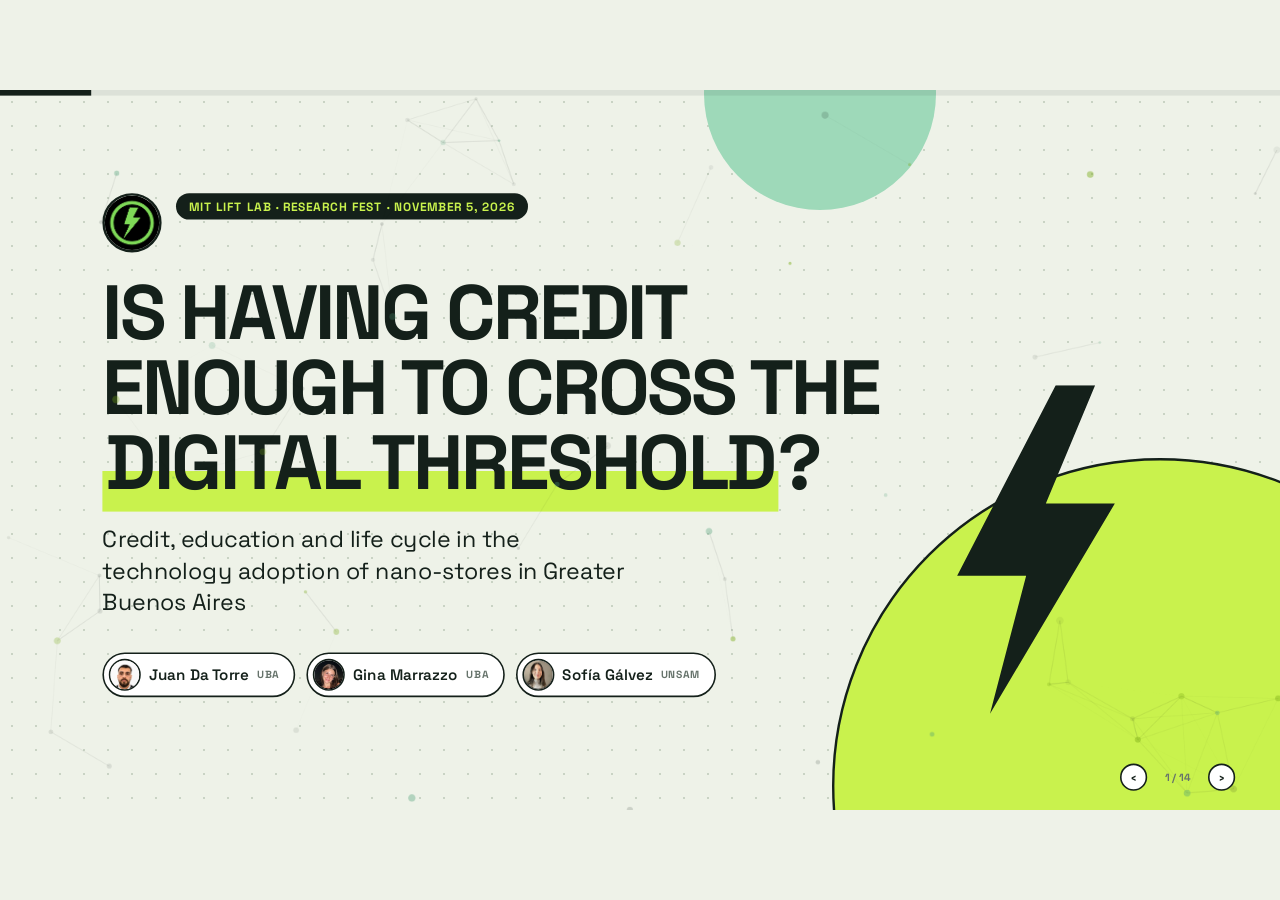
<file: index.html>
<!DOCTYPE html>
<html lang="en">
<head>
<meta charset="UTF-8">
<meta name="viewport" content="width=device-width, initial-scale=1.0">
<title>Is having credit enough to cross the digital threshold? · Green Thunder · MIT LIFT Lab</title>
<meta name="description" content="Credit, education and life cycle in the technology adoption of nano-stores in Greater Buenos Aires (AMBA). Team Green Thunder, MIT LIFT Lab.">
<!--
  Main presentation (14 slides). Core story: problem → question → how we studied it →
  findings → implication → conclusion. Each slide carries its rehearsal notes
  (aside.notes, shown with the N key). The backup material lives in backup.html.
  Shared styles and engine: deck.css and deck.js.
-->
<link href="https://fonts.googleapis.com/css2?family=Space+Grotesk:wght@400;500;600;700&display=swap" rel="stylesheet">
<link rel="stylesheet" href="deck.css">
<style>
  .cover-title--q { font-size: 96px; line-height: .98; max-width: 1000px; letter-spacing: -.035em; }
  .cover-title--q .hl { padding: 0 .04em; }
</style>
</head>
<body>
<div class="deck" id="deck" tabindex="0">
<div class="progress"><i id="progFill"></i></div>
<canvas id="chispas" width="1600" height="900" aria-hidden="true"></canvas>

<!-- ============ 1 · COVER: the question ============ -->
<div class="slide slide--paper active" id="slide-1">
  <div class="blob blob--lime" style="width:820px;height:820px;right:-260px;bottom:-380px"></div>
  <div class="blob blob--mint" style="width:290px;height:290px;right:430px;top:-140px"></div>
  <svg class="bolt" style="right:190px;bottom:120px;width:230px;z-index:2" viewBox="0 0 56 100" aria-hidden="true"><polygon points="34,0 4,58 25,58 14,100 52,36 31,36 46,0" fill="#14201A"/></svg>
  <div class="cover-top">
    <img class="badge" src="img/truenoverde.png" alt="Green Thunder logo">
    <span class="pill pill--ink">MIT LIFT Lab · Research Fest · November 5, 2026</span>
  </div>
  <h1 class="cover-title cover-title--q">Is having credit enough to cross the <span class="hl">digital threshold</span>?</h1>
  <p class="cover-sub">Credit, education and life cycle in the technology adoption of nano-stores in Greater Buenos Aires</p>
  <div class="cover-team">
    <span class="who" style="--delay:.5s"><img src="img/juan.jpg" alt="">Juan Da Torre <small>UBA</small></span>
    <span class="who" style="--delay:.65s"><img src="img/gina.jpg" alt="">Gina Marrazzo <small>UBA</small></span>
    <span class="who" style="--delay:.8s"><img src="img/sofia.jpg" alt="">Sofía Gálvez <small>UNSAM</small></span>
  </div>
  <aside class="notes">Hi, we are team <b>Green Thunder</b>. We bring you one question: <b>is having credit enough for a neighborhood store to go fully digital?</b></aside>
</div>

<!-- ============ 2 · THE PROBLEM (waffle) ============ -->
<div class="slide slide--lime" id="slide-2">
  <svg class="bolt" style="top:70px;right:110px;width:90px" viewBox="0 0 56 100" aria-hidden="true"><polygon points="34,0 4,58 25,58 14,100 52,36 31,36 46,0" fill="#14201A"/></svg>
  <div class="cols" style="grid-template-columns:1fr 520px">
    <div>
      <span class="pill pill--white">The problem</span>
      <h2 class="slide-title slide-title--big" style="margin-top:26px;font-size:84px">Almost all got in.<br>Few made it.</h2>
      <p class="lede" style="max-width:640px">Of every 100 stores in Greater Buenos Aires, <b>97 use some digital tool</b>. Only <b>19</b> run most of their processes digitally.</p>
    </div>
    <div>
      <div class="waffle" data-waffle="3,78,19"></div>
      <div class="wlegend">
        <span><b style="background:var(--white)"></b>3 with no tools at all</span>
        <span><b style="background:var(--mint)"></b>78 entered the digital world</span>
        <span><b style="background:var(--forest)"></b><strong>19 reached high adoption</strong></span>
      </div>
    </div>
  </div>
  <div class="footer">Green Thunder · MIT LIFT Lab · The problem</div>
  <aside class="notes">Of every 100 stores we surveyed, <b>97 already use some digital tool</b>, but only <b>19</b> run most of their processes digitally. Getting in is no longer the challenge; <b>getting there is</b>.</aside>
</div>

<!-- ============ 3 · THE QUESTION ============ -->
<div class="slide slide--paper" id="slide-3">
  <span class="pill pill--lime">The question</span>
  <h2 class="slide-title">What sets those 19 apart?</h2>
  <div class="center-block" style="padding-bottom:30px">
    <div class="hypo pop" style="--delay:.15s">
      <div class="hypo-k">Our hypothesis</div>
      <div class="hypo-t">If a nano-store has access to <b>credit</b>, then it reaches a <b>higher level of technology adoption</b>.</div>
    </div>
    <div class="strip fade" style="--delay:.6s;margin-top:30px;font-size:25px;border-style:solid;background:var(--white)">Adoption can be understood as <b>two different thresholds</b>: entering the digital world and reaching high adoption.</div>
  </div>
  <div class="footer">Green Thunder · MIT LIFT Lab · The question</div>
  <aside class="notes">Our question: <b>which factors are associated with reaching high technology adoption?</b> We started from a hypothesis, credit, and from an idea that organizes everything: adoption can be understood as <b>two different thresholds</b>.</aside>
</div>

<!-- ============ 4 · THE DATA (funnel + photo + limitation) ============ -->
<div class="slide slide--paper" id="slide-4">
  <span class="pill pill--lime">How we studied it · the data</span>
  <h2 class="slide-title" style="font-size:46px;margin-bottom:14px">We went out to collect the data</h2>
  <div class="cols" style="grid-template-columns:1fr 540px;gap:50px">
    <div class="funnel funnel--narrow">
      <div class="f-group fade" style="--delay:.1s">First wave · store by store</div>
      <div class="f-row"><div class="f-bar-wrap"><div class="f-bar" style="--w:100%;--delay:.2s;background:var(--forest);color:var(--lime)"><span data-count="998">998</span></div></div>
        <div class="f-lab fade" style="--delay:.3s">stores surveyed<small>October 2025, in Greater Buenos Aires</small></div></div>
      <div class="f-row"><div class="f-bar-wrap"><div class="f-bar" style="--w:87.4%;--delay:.35s;background:var(--mint)"><span data-count="872">872</span></div></div>
        <div class="f-lab fade" style="--delay:.45s">with a valid technology level</div></div>
      <div class="f-group fade" style="--delay:.55s">Monthly follow-up</div>
      <div class="f-row"><div class="f-bar-wrap"><div class="f-bar" style="--w:46.6%;--delay:.6s;background:var(--white)"><span data-count="465">465</span></div></div>
        <div class="f-lab fade" style="--delay:.7s">monthly responses<small>November 2025 → May 2026</small></div></div>
      <div class="f-row"><div class="f-bar-wrap"><div class="f-bar" style="--w:19%;--delay:.8s;background:var(--lime)"><span data-count="190">190</span></div></div>
        <div class="f-lab fade" style="--delay:.9s"><b>stores followed in both waves</b></div></div>
    </div>
    <figure class="photo photo--wide">
      <img src="img/campo.jpg" alt="Gina with a shopkeeper during the field survey">
      <figcaption>Field survey · Greater Buenos Aires</figcaption>
    </figure>
  </div>
  <div class="strip fade" style="--delay:1.1s;margin-top:18px;font-size:19px"><b>Limitation:</b> participation fell during the monthly follow-ups, so the panel represents only part of the original sample.</div>
  <div class="footer">Green Thunder · MIT LIFT Lab · The data</div>
  <aside class="notes">We surveyed <b>998 stores</b> in October 2025 and followed some of them month by month until May. Participation <b>dropped over the months</b>, so the panel is only part of the sample and we use it as exploration.</aside>
</div>

<!-- ============ 5 · THE VARIABLE ============ -->
<div class="slide slide--paper" id="slide-5">
  <span class="pill pill--lime">How we studied it · the variable</span>
  <h2 class="slide-title" style="font-size:46px">What we mean by technology</h2>
  <div class="cols" style="grid-template-columns:1fr 1fr;gap:64px">
    <div class="stair">
      <div class="step pop" style="--delay:.1s"><b>None</b><span>All processes are manual</span></div>
      <div class="step pop" style="--delay:.22s;margin-left:24px"><b>Basic</b><span>Mobile phone, messaging app</span></div>
      <div class="step pop" style="--delay:.34s;margin-left:48px"><b>Moderate</b><span>QR or card payments, a simple point of sale</span></div>
      <div class="step step--hi pop" style="--delay:.46s;margin-left:72px"><b>High</b><span>Most operations are digital: inventory, cash register, online orders</span></div>
    </div>
    <div>
      <div class="bars">
        <div class="bar-row" style="grid-template-columns:200px 1fr 120px"><div class="bar-lab">None</div>
          <div class="bar-track"><span class="bar-fill bar-fill--gray" style="--w:2.9%;--delay:.5s"></span></div><div class="bar-val">2.9%</div></div>
        <div class="bar-row" style="grid-template-columns:200px 1fr 120px"><div class="bar-lab">Basic or moderate</div>
          <div class="bar-track"><span class="bar-fill bar-fill--mint" style="--w:77.6%;--delay:.65s"></span></div><div class="bar-val">77.6%</div></div>
        <div class="bar-row" style="grid-template-columns:200px 1fr 120px"><div class="bar-lab">High</div>
          <div class="bar-track"><span class="bar-fill" style="--w:19.5%;--delay:.8s"></span></div><div class="bar-val">19.5%</div></div>
      </div>
      <p class="slide-note">Self-reported by the owner · 872 valid responses. Basic and moderate are grouped: for respondents the boundary is blurry.</p>
    </div>
  </div>
  <div class="footer">Green Thunder · MIT LIFT Lab · The variable</div>
  <aside class="notes">We measured technology by what <b>each store reported</b>, on four levels. We grouped basic and moderate because the boundary is blurry for whoever answers.</aside>
</div>

<!-- ============ 6 · THE FRAMEWORK: TWO THRESHOLDS ============ -->
<div class="slide slide--paper" id="slide-6">
  <span class="pill pill--lime">How we studied it · the framework</span>
  <h2 class="slide-title">Adopting isn't one leap: it's two</h2>
  <div class="center-block">
    <svg viewBox="0 0 1340 330" width="100%" style="overflow:visible">
      <line class="draw" pathLength="1" x1="130" y1="170" x2="1210" y2="170" stroke="#14201A" stroke-width="4" stroke-linecap="round"/>
      <g text-anchor="middle">
        <g class="node" style="--delay:.9s">
          <text x="400" y="62" font-size="18" font-weight="700" fill="#66736B" letter-spacing="2">THRESHOLD 1 · ENTRY</text>
          <text x="400" y="104" font-size="26" font-weight="700" fill="#14201A">97% already crossed it</text>
          <text x="400" y="134" font-size="19" fill="#66736B">Model A</text></g>
        <g class="node" style="--delay:1.2s">
          <rect x="770" y="34" width="330" height="112" rx="16" fill="#C9F24D" stroke="#14201A" stroke-width="2.5"/>
          <text x="935" y="66" font-size="18" font-weight="700" fill="#14201A" letter-spacing="2">THRESHOLD 2 · HIGH ADOPTION</text>
          <text x="935" y="104" font-size="26" font-weight="700" fill="#14201A">This is where it differs</text>
          <text x="935" y="132" font-size="19" fill="#14201A">Model B</text></g>
        <g class="node" style="--delay:.35s"><circle cx="130" cy="170" r="40" fill="#FFFFFF" stroke="#14201A" stroke-width="3.5"/>
          <text x="130" y="258" font-size="28" font-weight="700" fill="#14201A">None</text><text x="130" y="292" font-size="22" fill="#66736B">2.9%</text></g>
        <g class="node" style="--delay:.55s"><circle cx="670" cy="170" r="52" fill="#9ED9B9" stroke="#14201A" stroke-width="3.5"/>
          <text x="670" y="270" font-size="28" font-weight="700" fill="#14201A">Basic or moderate</text><text x="670" y="304" font-size="22" fill="#66736B">77.6%</text></g>
        <g class="node" style="--delay:.75s"><circle cx="1210" cy="170" r="40" fill="#C9F24D" stroke="#14201A" stroke-width="3.5"/>
          <text x="1210" y="258" font-size="28" font-weight="700" fill="#14201A">High</text><text x="1210" y="292" font-size="22" fill="#66736B">19.5%</text></g>
      </g>
    </svg>
  </div>
  <div class="footer">Green Thunder · MIT LIFT Lab · The framework</div>
  <aside class="notes">That's why we separate <b>two thresholds</b>: entering the digital world, which 97% have already crossed, and reaching high adoption, where the difference lies. Each one has its own model.</aside>
</div>

<!-- ============ 7 · THE METHOD: WHO, WHAT, HOW, LIMIT ============ -->
<div class="slide slide--paper" id="slide-7">
  <span class="pill pill--lime">How we studied it · the method</span>
  <h2 class="slide-title" style="font-size:46px">How we measured it</h2>
  <div class="q4">
    <div class="card pop" style="--delay:.1s"><span class="q4-k">Who</span>
      <div class="card-body"><b>Nano-stores in Greater Buenos Aires</b><small>814 stores with complete data in the core model</small></div></div>
    <div class="card pop" style="--delay:.25s"><span class="q4-k">What</span>
      <div class="card-body"><b>Level of technology adoption and access to credit</b><small>Along with the owner's education and age, store age, size and sector</small></div></div>
    <div class="card card--lime pop" style="--delay:.4s"><span class="q4-k">How</span>
      <div class="card-body"><b>Logit and Probit models</b>, read as average marginal effects<small style="color:#2B3A32">how many percentage points the probability changes</small></div></div>
    <div class="card card--red pop" style="--delay:.55s"><span class="q4-k">Limit</span>
      <div class="card-body"><b>The design identifies associations, not causal effects</b></div></div>
  </div>
  <div class="footer">Green Thunder · MIT LIFT Lab · The method</div>
  <aside class="notes">We studied <b>nano-stores in Greater Buenos Aires</b>: their technology adoption and their access to credit. We used <b>Logit and Probit</b> because it's a yes-or-no question, and we read them as marginal effects: how many points the probability goes up. One clear limit: <b>we talk about association, not cause</b>.</aside>
</div>

<!-- ============ 8 · FINDING 1: credit, with intervals ============ -->
<div class="slide slide--paper" id="slide-8">
  <span class="pill pill--lime">Finding · 1</span>
  <h2 class="slide-title" style="font-size:44px">Bank credit is associated with the leap,<br>not with the entry</h2>
  <div class="cols" style="grid-template-columns:380px 1fr;gap:46px">
    <div class="card card--lime pop" style="--delay:.1s;padding:34px 32px">
      <div class="card-k">High adoption · Model B</div>
      <div class="card-big" style="font-size:108px">+<span data-count="11">11</span><span style="font-size:52px"> pp</span></div>
      <div class="card-body" style="font-size:20px">in probability with bank credit, comparing stores that are alike in everything else</div>
    </div>
    <div>
      <svg viewBox="0 0 860 370" width="100%" style="overflow:visible">
        <!-- scale: x(v) = 308 + 25.6·v (v in percentage points) -->
        <g stroke="#C9D3C4" stroke-width="1.5">
          <line x1="180" y1="40" x2="180" y2="300"/><line x1="436" y1="40" x2="436" y2="300"/>
          <line x1="564" y1="40" x2="564" y2="300"/><line x1="692" y1="40" x2="692" y2="300"/><line x1="820" y1="40" x2="820" y2="300"/>
        </g>
        <line x1="308" y1="30" x2="308" y2="305" stroke="#14201A" stroke-width="2.5" stroke-dasharray="7 6"/>
        <line x1="180" y1="300" x2="820" y2="300" stroke="#14201A" stroke-width="2"/>
        <g font-size="17" fill="#66736B" text-anchor="middle">
          <text x="180" y="326">−5</text><text x="308" y="326" font-weight="700" fill="#14201A">0</text><text x="436" y="326">+5</text>
          <text x="564" y="326">+10</text><text x="692" y="326">+15</text><text x="820" y="326">+20</text>
          <text x="500" y="360">effect on the probability of high adoption (percentage points)</text>
        </g>
        <!-- row A: entry -->
        <g text-anchor="end"><text x="160" y="105" font-size="21" font-weight="700" fill="#14201A">Threshold 1</text>
          <text x="160" y="129" font-size="16" fill="#66736B">entry · Model A</text></g>
        <line class="draw" pathLength="1" style="--delay:.5s;--dur:.8s" x1="269.6" y1="112" x2="520.5" y2="112" stroke="#8E9A92" stroke-width="6" stroke-linecap="round"/>
        <g class="node" style="--delay:1.1s"><circle cx="395" cy="112" r="15" fill="#FFFFFF" stroke="#66736B" stroke-width="4"/></g>
        <g class="fade" style="--delay:1.3s" font-size="17" fill="#66736B"><text x="395" y="84" text-anchor="middle" font-weight="700" font-size="21">+3.4 pp</text>
          <text x="530" y="118">95% CI: −1.5 to +8.3 · crosses zero</text></g>
        <!-- row B: high adoption -->
        <g text-anchor="end"><text x="160" y="215" font-size="21" font-weight="700" fill="#14201A">Threshold 2</text>
          <text x="160" y="239" font-size="16" fill="#66736B">high adoption · Model B</text></g>
        <line class="draw" pathLength="1" style="--delay:.8s;--dur:.8s" x1="425.8" y1="222" x2="763.7" y2="222" stroke="#14201A" stroke-width="7" stroke-linecap="round"/>
        <g class="node" style="--delay:1.5s"><circle cx="594.7" cy="222" r="18" fill="#C9F24D" stroke="#14201A" stroke-width="4"/></g>
        <g class="fade" style="--delay:1.7s" font-size="17" fill="#14201A"><text x="594.7" y="190" text-anchor="middle" font-weight="700" font-size="24">+11.2 pp</text>
          <text x="594.7" y="262" text-anchor="middle">95% CI: +4.6 to +17.8</text></g>
      </svg>
      <p class="slide-note" style="margin-top:6px">Dot: average marginal effect. Line: 95% confidence interval. If the line crosses zero, we can't tell the effect apart from zero. n = 814.</p>
    </div>
  </div>
  <div class="footer">Green Thunder · MIT LIFT Lab · Finding 1</div>
  <aside class="notes">This is the central finding. To reach <b>high adoption</b>, bank credit is associated with <b>11 more points</b> of probability, and its interval doesn't touch zero. At the entry, the interval <b>crosses zero</b>. Careful: saying credit "goes along with" the leap means <b>they go together, not that it causes it</b>.</aside>
</div>

<!-- ============ 9 · FINDING 2: it's the bank ============ -->
<div class="slide slide--paper" id="slide-9">
  <span class="pill pill--lime">Finding · 2</span>
  <h2 class="slide-title" style="font-size:46px">Not just any money: it's the bank</h2>
  <div class="center-block" style="padding-bottom:70px">
    <div class="bars" style="gap:38px">
      <div class="div-row"><div class="bar-lab">Bank</div>
        <div class="div-track"><span class="div-fill div-fill--pos" style="--w:58%;--delay:.3s"></span></div>
        <div class="div-val">+11.6 pp<small>associated</small></div></div>
      <div class="div-row"><div class="bar-lab">Suppliers</div>
        <div class="div-track"><span class="div-zero" style="--delay:.5s"></span></div>
        <div class="div-val" style="color:var(--gray)">≈ 0<small>no association</small></div></div>
      <div class="div-row"><div class="bar-lab">Government</div>
        <div class="div-track"><span class="div-zero" style="--delay:.6s"></span></div>
        <div class="div-val" style="color:var(--gray)">≈ 0<small>no association</small></div></div>
      <div class="div-row"><div class="bar-lab">Family or moneylenders</div>
        <div class="div-track"><span class="div-fill div-fill--neg" style="--w:29.5%;--delay:.7s"></span></div>
        <div class="div-val" style="color:var(--red)">−5.9 pp<small>negative sign</small></div></div>
    </div>
    <div class="strip fade" style="--delay:1s;margin-top:40px">Supplier credit funds day-to-day operations; bank credit funds <b>longer-term investment</b>, such as equipment.</div>
  </div>
  <p class="footnote fade" style="--delay:1.2s"><b>Note:</b> the four sources are included in a single equation (average marginal effects, n = 814). <b>Source:</b> own elaboration based on the MIT LIFT Lab survey. The interpretation follows Petersen and Rajan (1997) and Berger and Udell (1998).</p>
  <div class="footer">Green Thunder · MIT LIFT Lab · Finding 2</div>
  <aside class="notes">And it's not just any money: with <b>all sources in the same equation</b>, only bank credit is associated with high adoption. Supplier credit funds day-to-day operations; bank credit, <b>longer-term investments</b>.</aside>
</div>

<!-- ============ 10 · FINDING 3: other characteristics ============ -->
<div class="slide slide--paper" id="slide-10">
  <span class="pill pill--lime">Finding · 3</span>
  <h2 class="slide-title" style="font-size:42px">Adoption is also related<br>to other characteristics of the business</h2>
  <div class="center-block">
    <svg viewBox="0 0 1340 500" width="100%" style="overflow:visible">
      <defs><marker id="punta" viewBox="0 0 10 10" refX="8" refY="5" markerWidth="5" markerHeight="5" orient="auto">
        <path d="M0,0 L10,5 L0,10 z" fill="#14201A"/></marker></defs>
      <path class="draw" pathLength="1" style="--delay:.9s;--dur:.8s" d="M318,252 C380,340 520,378 596,398" fill="none" stroke="#14201A" stroke-width="4" marker-end="url(#punta)"/>
      <path class="draw" pathLength="1" style="--delay:1.05s;--dur:.8s" d="M670,272 L670,380" fill="none" stroke="#14201A" stroke-width="4" marker-end="url(#punta)"/>
      <path class="draw" pathLength="1" style="--delay:1.2s;--dur:.8s" d="M1022,252 C960,340 820,378 744,398" fill="none" stroke="#B4233C" stroke-width="4" marker-end="url(#punta)"/>
      <g class="fade" style="--delay:1.5s" font-size="36" font-weight="700" text-anchor="middle">
        <text x="452" y="345" fill="#14201A">+</text><text x="700" y="340" fill="#14201A">+</text><text x="888" y="345" fill="#B4233C">−</text>
      </g>
      <g class="node" style="--delay:1.6s">
        <rect class="pulso" x="520" y="386" width="300" height="88" rx="44" fill="none" stroke="#C9F24D" stroke-width="5"/>
        <rect x="520" y="386" width="300" height="88" rx="44" fill="#10382A" stroke="#14201A" stroke-width="3"/>
        <text x="670" y="441" text-anchor="middle" font-size="30" font-weight="700" fill="#C9F24D">High adoption</text>
      </g>
      <g text-anchor="middle">
        <g class="node" style="--delay:.2s">
          <text x="250" y="10" font-size="17" font-weight="700" fill="#66736B" letter-spacing="1.5">FINANCIAL CAPITAL</text>
          <circle cx="250" cy="148" r="120" fill="#C9F24D" stroke="#14201A" stroke-width="3"/>
          <text x="250" y="150" font-size="52" font-weight="700" fill="#14201A">+<tspan data-count="11">11</tspan> pp</text>
          <text x="250" y="186" font-size="17" fill="#14201A">with bank credit</text></g>
        <g class="node" style="--delay:.4s">
          <text x="670" y="10" font-size="17" font-weight="700" fill="#66736B" letter-spacing="1.5">HUMAN CAPITAL</text>
          <circle cx="670" cy="148" r="120" fill="#9ED9B9" stroke="#14201A" stroke-width="3"/>
          <text x="670" y="150" font-size="52" font-weight="700" fill="#14201A">+<tspan data-count="2.5" data-dec="1">2.5</tspan> pp</text>
          <text x="670" y="182" font-size="16" fill="#14201A">for each level of the</text><text x="670" y="202" font-size="16" fill="#14201A">owner's education</text></g>
        <g class="node" style="--delay:.6s">
          <text x="1090" y="10" font-size="17" font-weight="700" fill="#66736B" letter-spacing="1.5">LIFE CYCLE</text>
          <circle cx="1090" cy="148" r="120" fill="#FFFFFF" stroke="#14201A" stroke-width="3"/>
          <text x="1090" y="150" font-size="52" font-weight="700" fill="#B4233C">−<tspan data-count="5">5</tspan> pp</text>
          <text x="1090" y="182" font-size="16" fill="#14201A">every ten years</text><text x="1090" y="202" font-size="16" fill="#14201A">of store age</text></g>
      </g>
    </svg>
  </div>
  <div class="strip fade" style="--delay:1.8s;margin-top:10px"><b>Not explained by:</b> crime, competition or inflation. &nbsp;·&nbsp; Stores with more employees also adopt more.</div>
  <div class="footer">Green Thunder · MIT LIFT Lab · Finding 3</div>
  <aside class="notes">Credit isn't alone: <b>more education</b> of the owner adds up, and <b>older stores adopt less</b>, about 5 points less every ten years. The environment (crime, competition, inflation) doesn't explain adoption.</aside>
</div>

<!-- ============ 11 · WHAT DIDN'T WORK ============ -->
<div class="slide slide--paper" id="slide-11">
  <span class="pill pill--lime">Statistical honesty</span>
  <h2 class="slide-title" style="font-size:46px">What we tried that didn't work</h2>
  <div class="grid grid-3">
    <div class="card pop" style="--delay:.1s"><div class="xmark" style="--delay:.1s">✕</div>
      <div class="card-title">Sociodemographic Endowment Index</div>
      <div class="card-body">Summarizing education, age, gender and premises ownership in a single index. Its parts didn't measure anything in common.</div></div>
    <div class="card pop" style="--delay:.3s"><div class="xmark" style="--delay:.3s">✕</div>
      <div class="card-title">Neighbors' credit as an instrument</div>
      <div class="card-body">Where a store sets up isn't random: location is endogenous.</div></div>
    <div class="card pop" style="--delay:.5s"><div class="xmark" style="--delay:.5s">✕</div>
      <div class="card-title">Store fixed effects</div>
      <div class="card-body">In six months, only 2 stores changed both credit and technology at the same time.</div></div>
  </div>
  <p class="slide-note fade" style="--delay:1.1s;font-size:22px"><b>Showing what didn't work is also part of the result.</b></p>
  <div class="footer">Green Thunder · MIT LIFT Lab · What we ruled out</div>
  <aside class="notes">We also show what <b>didn't work</b>: a sociodemographic index whose parts didn't measure anything in common, an instrument we ruled out because location is endogenous, and fixed effects without enough variation.</aside>
</div>

<!-- ============ 12 · IMPLICATION (staircase + measures) ============ -->
<div class="slide slide--paper" id="slide-12">
  <span class="pill pill--lime">Implication</span>
  <h2 class="slide-title" style="font-size:46px">Support in stages, not one size fits all</h2>
  <div class="impl">
    <svg viewBox="0 0 760 440" width="100%" style="overflow:visible">
      <line x1="20" y1="420" x2="750" y2="420" stroke="#14201A" stroke-width="3"/>
      <rect class="rise" style="--delay:.1s" x="40"  y="350" width="220" height="70"  fill="#FFFFFF" stroke="#14201A" stroke-width="3"/>
      <rect class="rise" style="--delay:.3s" x="260" y="240" width="240" height="180" fill="#9ED9B9" stroke="#14201A" stroke-width="3"/>
      <rect class="rise" style="--delay:.5s" x="500" y="110" width="240" height="310" fill="#C9F24D" stroke="#14201A" stroke-width="3"/>
      <g font-size="24" font-weight="700" fill="#14201A" class="fade" style="--delay:.8s">
        <text x="56" y="400">None</text><text x="276" y="400">Intermediate</text><text x="516" y="400">High</text>
      </g>
      <circle r="13" fill="#10382A" stroke="#C9F24D" stroke-width="3">
        <animateMotion dur="6s" repeatCount="indefinite" path="M70,336 L245,336 L276,226 L485,226 L516,96 L700,96"/></circle>
      <g class="node" style="--delay:1s">
        <line x1="262" y1="262" x2="228" y2="232" stroke="#14201A" stroke-width="2.5" stroke-dasharray="6 5"/>
        <rect x="30" y="148" width="250" height="84" rx="14" fill="#FFFFFF" stroke="#14201A" stroke-width="2.5"/>
        <text x="48" y="176" font-size="14" font-weight="700" fill="#66736B" letter-spacing="1.5">THRESHOLD 1 · ENTRY</text>
        <text x="48" y="202" font-size="20" font-weight="700" fill="#14201A">Training and</text>
        <text x="48" y="224" font-size="20" font-weight="700" fill="#14201A">hands-on support</text></g>
      <g class="node" style="--delay:1.3s">
        <line x1="502" y1="140" x2="468" y2="104" stroke="#14201A" stroke-width="2.5" stroke-dasharray="6 5"/>
        <rect x="200" y="14" width="300" height="90" rx="14" fill="#10382A" stroke="#14201A" stroke-width="2.5"/>
        <text x="218" y="42" font-size="14" font-weight="700" fill="#C9F24D" letter-spacing="1.5">THRESHOLD 2 · HIGH ADOPTION</text>
        <text x="218" y="70" font-size="20" font-weight="700" fill="#FFFFFF">Bank credit</text>
        <text x="218" y="94" font-size="20" font-weight="700" fill="#FFFFFF">+ training for the owner</text></g>
    </svg>
    <div class="impl-list">
      <div class="impl-item impl-item--lime pop" style="--delay:.4s">
        <svg class="ico" viewBox="0 0 64 64" fill="none" stroke="#14201A" stroke-width="4" stroke-linecap="round" stroke-linejoin="round"><path d="M8 52 L24 36 L34 44 L56 18"/><path d="M42 18 L56 18 L56 32"/></svg>
        <div><b>Fund the expansion</b><span>Credit to move from intermediate to high: equipment and management software.</span></div></div>
      <div class="impl-item pop" style="--delay:.55s">
        <svg class="ico" viewBox="0 0 64 64" fill="none" stroke="#14201A" stroke-width="4" stroke-linecap="round" stroke-linejoin="round"><path d="M6 24 L32 12 L58 24 L32 36 Z"/><path d="M16 29 L16 44 C24 52 40 52 48 44 L48 29"/></svg>
        <div><b>Credit plus training</b><span>The owner's education adds up alongside credit.</span></div></div>
      <div class="impl-item pop" style="--delay:.85s">
        <svg class="ico" viewBox="0 0 64 64" fill="none" stroke="#14201A" stroke-width="4" stroke-linecap="round" stroke-linejoin="round"><circle cx="32" cy="32" r="22"/><path d="M32 18 L32 32 L42 38"/></svg>
        <div><b>Look at established stores</b><span>The businesses with more years are the ones falling furthest behind.</span></div></div>
    </div>
  </div>
  <div class="footer">Green Thunder · MIT LIFT Lab · Implication</div>
  <aside class="notes">This means designing support <b>in stages</b>: at the entry, training and hands-on support; in the step up to high adoption, <b>bank credit with training</b>. And don't forget the stores with more years.</aside>
</div>

<!-- ============ 13 · CONCLUSION: back to the question ============ -->
<div class="slide slide--paper" id="slide-13">
  <span class="pill pill--lime">Conclusion</span>
  <div class="concl" style="margin-top:20px">
    <div>
      <div class="concl-q fade" style="--delay:.1s">Is having credit enough to cross the digital threshold?</div>
      <div class="concl-a fade" style="--delay:.35s">Not necessarily.<br><span class="hl">But the type of credit matters.</span></div>
      <p class="concl-t fade" style="--delay:.6s">Among nano-stores in Greater Buenos Aires, <b>bank</b> credit is associated with a higher probability of reaching high technology adoption.</p>
      <div class="concl-why fade" style="--delay:.85s"><b>Why does it matter?</b>Promoting digitalization isn't only about making credit easier to get: it also matters to understand what financing stores need to move toward deeper adoption.</div>
    </div>
    <div style="display:flex;flex-direction:column;gap:18px">
      <div class="card card--forest pop" style="--delay:.5s;padding:34px 32px">
        <div class="card-k" style="color:var(--lime);opacity:1">Central finding</div>
        <div class="card-big" style="font-size:96px;color:var(--lime)">+<span data-count="11.2" data-dec="1">11.2</span><span style="font-size:44px"> pp</span></div>
        <div class="card-body" style="font-size:20px;color:#D7E8DE">Estimated association between bank credit and the probability of high technology adoption.</div>
      </div>
      <div class="card card--red pop" style="--delay:.8s;padding:20px 26px">
        <div class="card-body" style="font-size:20px"><b style="color:var(--red)">The analysis identifies associations;</b> it does not prove causality.</div>
      </div>
    </div>
  </div>
  <div class="footer">Green Thunder · MIT LIFT Lab · Conclusion</div>
  <aside class="notes">Back to the question: is having credit enough? <b>Not necessarily, but the type of credit matters</b>: bank credit is associated with 11 more points. Promoting digitalization isn't just handing out credit; it's understanding <b>what financing each store needs</b>. Always as an association, not a cause.</aside>
</div>

<!-- ============ 14 · THANK YOU ============ -->
<div class="slide slide--paper" id="slide-14">
  <div class="blob blob--lime" style="width:560px;height:560px;left:-220px;bottom:-280px"></div>
  <div class="blob blob--mint" style="width:380px;height:380px;right:-120px;top:-140px"></div>
  <svg class="bolt" style="right:150px;bottom:110px;width:110px;z-index:2" viewBox="0 0 56 100" aria-hidden="true"><polygon points="34,0 4,58 25,58 14,100 52,36 31,36 46,0" fill="#14201A"/></svg>
  <div class="bye">
    <img class="badge" src="img/truenoverde.png" alt="Green Thunder logo" style="width:88px;height:88px">
    <div class="bye-big" style="font-size:170px">Thank you</div>
    <div class="bye-sub fade" style="--delay:.4s">Special thanks to <b>Leila Monayer</b> (UNSAM), <b>Florencia Fayes</b> (UNSAM), <b>Martín Trombetta</b> (UBA) and <b>Rita Morrone</b> (UBA)</div>
    <div class="bye-foot fade" style="--delay:.7s">and to every shopkeeper who opened their door to us</div>
    <div class="logos">
      <img src="img/mit.png" alt="MIT" style="height:52px">
      <img src="img/itba.jpg" alt="ITBA" style="height:70px">
      <img src="img/uba.jpg" alt="UBA" style="height:70px">
      <img src="img/unsam.jpg" alt="UNSAM" style="height:46px">
    </div>
    <a class="linkpill" href="backup.html">Backup material →</a>
  </div>
  <aside class="notes">Thank you. For questions we have the <b>backup material</b>: the map, the panel, the methodological decisions and the questions we expect.</aside>
</div>

<div class="nav-ui">
  <button class="nav-btn" id="prevBtn" aria-label="Previous">‹</button>
  <span class="nav-counter" id="navCounter">1 / 14</span>
  <button class="nav-btn" id="nextBtn" aria-label="Next">›</button>
</div>
</div>

<script src="deck.js"></script>
</body>
</html>
</file>
<file: deck.css>
/* =========================================================================
   deck.css — estilos compartidos por la presentación principal y el respaldo
   (sistema del deck del Taller de IA con la paleta Trueno Verde).
   ========================================================================= */
*, *::before, *::after { box-sizing: border-box; margin: 0; padding: 0; }

:root {
  --paper:  #EEF2E8;
  --lime:   #C9F24D;
  --mint:   #9ED9B9;
  --forest: #10382A;
  --ink:    #14201A;
  --white:  #FFFFFF;
  --gray:   #66736B;
  --line:   #C9D3C4;
  --pink:   #F0A8B4;
  --red:    #B4233C;
}

html, body { height: 100%; }
body { font-family: 'Space Grotesk', sans-serif; background: var(--paper); overflow: hidden; color: var(--ink);
  transition: background-color .4s ease; }

/* ===== LIENZO 1600x900 ESCALADO ===== */
.deck { position: fixed; left: 50%; top: 50%; width: 1600px; height: 900px;
  transform: translate(-50%, -50%) scale(var(--k, 1)); overflow: hidden; cursor: pointer; }
.deck:focus { outline: none; }

/* ===== SLIDES Y TRANSICION CON DIRECCION ===== */
.slide { position: absolute; inset: 0; display: none; flex-direction: column; overflow: hidden; }
.slide.active { display: flex; animation: inFwd .5s cubic-bezier(.2,.8,.3,1) both; }
.deck[data-dir="back"] .slide.active { animation-name: inBack; }
@keyframes inFwd  { from { opacity: 0; transform: translateX(46px); } to { opacity: 1; transform: none; } }
@keyframes inBack { from { opacity: 0; transform: translateX(-46px); } to { opacity: 1; transform: none; } }

.slide--paper { background-color: var(--paper);
  background-image: radial-gradient(var(--line) 1.3px, transparent 1.4px); background-size: 30px 30px;
  padding: 84px 128px 96px; }
.slide--lime   { background: var(--lime);   padding: 84px 128px 96px; }
.slide--forest { background: var(--forest); padding: 84px 128px 96px; color: var(--white); }

/* barra de progreso arriba */
.progress { position: absolute; top: 0; left: 0; right: 0; height: 7px; background: rgba(20,32,26,.08); z-index: 60; }
.progress i { display: block; height: 100%; width: 0; background: var(--ink); transition: width .5s cubic-bezier(.2,.8,.3,1); }
.deck.on-dark .progress i { background: var(--lime); }

/* ===== TIPOGRAFIA ===== */
.slide-title { font-size: 58px; font-weight: 700; text-transform: uppercase; line-height: 1.04;
  letter-spacing: -.025em; margin: 16px 0 30px; flex-shrink: 0; }
.slide-title--big { font-size: 100px; line-height: .96; }
.slide--forest .slide-title { color: var(--white); }
.lede { font-size: 26px; line-height: 1.45; }
.hl { background: linear-gradient(transparent 58%, var(--lime) 58%); padding: 0 .08em; }

/* ===== PILDORAS ===== */
.pill { display: inline-block; align-self: flex-start; flex-shrink: 0; padding: .38em 1.05em; border-radius: 999px;
  font-size: 15px; font-weight: 700; text-transform: uppercase; letter-spacing: .07em; line-height: 1.4; }
.pill--lime  { background: var(--lime); color: var(--ink); }
.pill--white { background: var(--white); color: var(--ink); border: 2px solid var(--ink); }
.pill--ink   { background: var(--ink); color: var(--lime); }
.pill--red   { background: var(--red); color: var(--white); }

/* ===== TARJETAS ===== */
.card { background: var(--white); border: 2.5px solid var(--ink); border-radius: 18px; padding: 32px 32px;
  display: flex; flex-direction: column; gap: 12px; transition: transform .25s ease, box-shadow .25s ease; }
.card:hover { transform: translateY(-4px); box-shadow: 8px 8px 0 var(--ink); }
.card--lime   { background: var(--lime); }
.card--mint   { background: var(--mint); }
.card--forest { background: var(--forest); color: var(--white); border-color: var(--forest); }
.card--red    { border-color: var(--red); border-style: dashed; }
.card-k { font-size: 15px; font-weight: 700; text-transform: uppercase; letter-spacing: .08em; opacity: .7; }
.card-title { font-size: 30px; font-weight: 700; line-height: 1.15; }
.card-body  { font-size: 22px; line-height: 1.45; }
.card-big   { font-size: 84px; font-weight: 700; line-height: 1; letter-spacing: -.03em; }
.slide.active .pop { animation: popIn .55s cubic-bezier(.34,1.4,.64,1) var(--delay,0s) both; }
@keyframes popIn { from { opacity: 0; transform: translateY(18px) scale(.96); } to { opacity: 1; transform: none; } }

.grid { display: grid; gap: 26px; flex: 1; min-height: 0; align-content: center; }
.grid-3 { grid-template-columns: repeat(3, 1fr); }
.grid-4 { grid-template-columns: repeat(4, 1fr); }
.cols { display: grid; gap: 56px; flex: 1; min-height: 0; align-items: center; }
.center-block { flex: 1; display: flex; flex-direction: column; justify-content: center; min-height: 0; }

.slide-note { font-size: 19px; line-height: 1.5; color: var(--gray); margin-top: 20px; flex-shrink: 0; }
.slide-note b { color: var(--ink); }
.strip { display: block; margin-top: 26px; flex-shrink: 0; border: 2.5px dashed var(--ink); border-radius: 14px;
  padding: 16px 24px; font-size: 21px; line-height: 1.4; }

/* ===== BARRAS ===== */
.bars { display: flex; flex-direction: column; gap: 26px; }
.bar-row { display: grid; grid-template-columns: 300px 1fr 130px; align-items: center; gap: 20px; }
.bar-lab { font-size: 22px; font-weight: 600; text-align: right; line-height: 1.25; }
.bar-lab small { display: block; font-size: 15px; font-weight: 400; color: var(--gray); }
.bar-track { height: 56px; background: #DCE4D6; border-radius: 10px; overflow: hidden; border: 2px solid var(--ink); }
.bar-fill { display: block; height: 100%; width: var(--w); background: var(--lime); border-right: 2px solid var(--ink); transform-origin: left center; }
.bar-fill--mint { background: var(--mint); }
.bar-fill--gray { background: #B9C3B4; }
.bar-val { font-size: 34px; font-weight: 700; letter-spacing: -.02em; }
.slide.active .bar-fill { animation: barGrow 1.1s cubic-bezier(.16,1,.3,1) var(--delay,.2s) both; }
@keyframes barGrow { from { transform: scaleX(0); } to { transform: scaleX(1); } }

.div-row { display: grid; grid-template-columns: 290px 1fr 180px; align-items: center; gap: 20px; }
.div-track { position: relative; height: 60px; }
.div-track::before { content: ''; position: absolute; left: 35%; top: -14px; bottom: -14px; width: 2.5px; background: var(--ink); }
.div-fill { position: absolute; top: 0; bottom: 0; border: 2px solid var(--ink); border-radius: 8px; }
.div-fill--pos { left: 35%; width: var(--w); background: var(--lime); transform-origin: left center; }
.div-fill--neg { right: 65%; width: var(--w); background: var(--pink); transform-origin: right center; }
.div-zero { position: absolute; left: 35%; top: 50%; transform: translate(-50%, -50%); width: 20px; height: 20px;
  border-radius: 50%; background: #B9C3B4; border: 2px solid var(--ink); }
.slide.active .div-fill { animation: barGrow 1.1s cubic-bezier(.16,1,.3,1) var(--delay,.2s) both; }
.slide.active .div-zero { animation: popIn .5s cubic-bezier(.34,1.5,.64,1) var(--delay,.3s) both; }
.div-val { font-size: 24px; font-weight: 700; line-height: 1.2; }
.div-val small { display: block; font-size: 15px; font-weight: 400; color: var(--gray); }

/* ===== SVG ANIMADO (rutas, curvas, flujos) ===== */
.draw { stroke-dasharray: 1; }
.slide.active .draw { animation: lineDraw var(--dur,1.2s) cubic-bezier(.22,1,.36,1) var(--delay,.1s) both; }
@keyframes lineDraw { from { stroke-dashoffset: 1; } to { stroke-dashoffset: 0; } }
.node { transform-box: fill-box; transform-origin: center; }
.slide.active .node { animation: nodePop .45s cubic-bezier(.34,1.56,.64,1) var(--delay,0s) both; }
@keyframes nodePop { from { opacity: 0; transform: scale(.4); } to { opacity: 1; transform: scale(1); } }
.rise { transform-box: fill-box; transform-origin: center bottom; }
.slide.active .rise { animation: rise .8s cubic-bezier(.2,.9,.3,1.1) var(--delay,0s) both; }
@keyframes rise { from { transform: scaleY(0); } to { transform: scaleY(1); } }
.fade { opacity: 1; }
.slide.active .fade { animation: fadeUp .6s ease-out var(--delay,0s) both; }
@keyframes fadeUp { from { opacity: 0; transform: translateY(10px); } to { opacity: 1; transform: none; } }
svg text { font-family: 'Space Grotesk', sans-serif; }
.pulso { transform-box: fill-box; transform-origin: center; }
.slide.active .pulso { animation: pulso 2.2s ease-out 2.2s infinite; }
@keyframes pulso { from { opacity: .9; transform: scale(1); } to { opacity: 0; transform: scale(1.35); } }

/* ===== FORMAS DECORATIVAS ===== */
.blob { position: absolute; border-radius: 50%; pointer-events: none; animation: floaty 7s ease-in-out infinite alternate; }
.blob--lime { background: var(--lime); border: 3px solid var(--ink); }
.blob--mint { background: var(--mint); animation-duration: 9s; }
@keyframes floaty { from { transform: translateY(0); } to { transform: translateY(-22px); } }
.bolt { position: absolute; pointer-events: none; }
.slide.active .bolt { animation: boltIn .9s cubic-bezier(.34,1.5,.64,1) .2s both, flicker 4s ease-in-out 1.4s infinite; }
@keyframes boltIn { from { opacity: 0; transform: translateY(-30px) rotate(-14deg) scale(.6); } to { opacity: 1; transform: none; } }
@keyframes flicker { 0%, 88%, 100% { opacity: 1; } 90% { opacity: .35; } 93% { opacity: 1; } 95% { opacity: .5; } }

/* ===== PORTADA ===== */
#slide-1 { justify-content: center; }
.cover-title { font-size: 148px; font-weight: 700; text-transform: uppercase; line-height: .9; letter-spacing: -.045em;
  margin: 28px 0 28px; position: relative; z-index: 2; }
.cover-sub { font-size: 29px; line-height: 1.35; max-width: 50%; position: relative; z-index: 2; }
.cover-team { margin-top: 44px; display: flex; gap: 14px; position: relative; z-index: 2; }
.who { display: flex; align-items: center; gap: 10px; background: var(--white); border: 2px solid var(--ink);
  border-radius: 999px; padding: 6px 18px 6px 6px; font-size: 19px; font-weight: 600; }
.who i { width: 38px; height: 38px; border-radius: 50%; border: 2px solid var(--ink); display: flex; align-items: center;
  justify-content: center; font-style: normal; font-size: 14px; font-weight: 700; }
.who small { font-size: 13px; color: var(--gray); font-weight: 700; letter-spacing: .06em; }
.slide.active .who { animation: popIn .5s cubic-bezier(.34,1.4,.64,1) var(--delay,0s) both; }

/* ===== WAFFLE (100 comercios) ===== */
.waffle { display: grid; grid-template-columns: repeat(10, 40px); gap: 8px; }
.waffle i { width: 40px; height: 40px; border-radius: 9px; border: 2px solid var(--ink); background: var(--white); }
.waffle i.w1 { background: var(--mint); }
.waffle i.w2 { background: var(--forest); }
.slide.active .waffle i { animation: sq .4s cubic-bezier(.34,1.6,.64,1) calc(var(--i) * 13ms + .35s) both; }
@keyframes sq { from { transform: scale(0) rotate(-20deg); } to { transform: none; } }
.wlegend { display: flex; flex-direction: column; gap: 10px; margin-top: 26px; font-size: 21px; }
.wlegend span { display: flex; align-items: center; gap: 12px; }
.wlegend b { display: inline-block; width: 24px; height: 24px; border-radius: 6px; border: 2px solid var(--ink); flex-shrink: 0; }

/* ===== HIPOTESIS ===== */
.hypo { background: var(--forest); color: var(--white); border-radius: 22px; padding: 52px 60px; max-width: 1260px; }
.hypo-k { color: var(--lime); font-size: 18px; font-weight: 700; text-transform: uppercase; letter-spacing: .1em; margin-bottom: 18px; }
.hypo-t { font-size: 50px; line-height: 1.25; font-weight: 500; }
.hypo-t b { color: var(--lime); font-weight: 700; }

/* ===== EMBUDO ===== */
.funnel { display: flex; flex-direction: column; gap: 14px; }
.f-group { font-size: 15px; font-weight: 700; text-transform: uppercase; letter-spacing: .08em; color: var(--gray); margin: 8px 0 0; }
.f-row { display: grid; grid-template-columns: 1fr 470px; gap: 30px; align-items: center; }
.f-bar-wrap { display: flex; justify-content: center; }
.f-bar { width: var(--w); height: 64px; border: 2.5px solid var(--ink); border-radius: 12px; display: flex; align-items: center;
  justify-content: center; font-size: 32px; font-weight: 700; transform-origin: center; }
.slide.active .f-bar { animation: fGrow 1s cubic-bezier(.16,1,.3,1) var(--delay,.2s) both; }
@keyframes fGrow { from { transform: scaleX(0); } to { transform: scaleX(1); } }
.f-lab { font-size: 22px; font-weight: 600; line-height: 1.25; }
.funnel--narrow { gap: 10px; }
.funnel--narrow .f-row { grid-template-columns: 1fr 330px; gap: 24px; }
.funnel--narrow .f-bar { height: 58px; font-size: 28px; }
.funnel--narrow .f-lab { font-size: 20px; }
.f-lab small { display: block; font-size: 16px; font-weight: 400; color: var(--gray); }

/* ===== MAPA ===== */
.mapgrid { display: grid; grid-template-columns: 1fr 360px; gap: 36px; flex: 1; min-height: 0; }
#mapa { border: 3px solid var(--ink); border-radius: 18px; overflow: hidden; background: #E8EDE3; }
.leaflet-container { font-family: 'Space Grotesk', sans-serif; background: #E8EDE3; }
.leaflet-control-attribution { font-size: 11px !important; }
.map-side { display: flex; flex-direction: column; gap: 22px; justify-content: center; }
.legend { display: flex; align-items: center; gap: 14px; font-size: 19px; }
.legend i { display: inline-block; border-radius: 50%; background: var(--lime); border: 2px solid var(--ink); flex-shrink: 0; }
.datum { background: var(--white); border: 2.5px solid var(--ink); border-radius: 16px; padding: 22px 26px; }
.datum-big { font-size: 72px; font-weight: 700; line-height: 1; letter-spacing: -.03em; }
.datum-txt { font-size: 20px; line-height: 1.4; margin-top: 8px; }

/* ===== ESCALERA DE NIVELES ===== */
.stair { display: flex; flex-direction: column; gap: 12px; }
.step { display: grid; grid-template-columns: 170px 1fr; align-items: center; gap: 18px; border-radius: 14px;
  padding: 15px 20px; border: 2.5px solid var(--ink); background: var(--white); }
.step b { font-size: 22px; font-weight: 700; text-transform: uppercase; }
.step span { font-size: 19px; line-height: 1.35; }
.step--hi { background: var(--lime); }

/* ===== X DE DESCARTADO Y NUMEROS ===== */
.xmark { width: 58px; height: 58px; border-radius: 50%; background: var(--red); color: var(--white);
  display: flex; align-items: center; justify-content: center; font-size: 32px; font-weight: 700; }
.slide.active .xmark { animation: stamp .5s cubic-bezier(.34,1.8,.64,1) calc(var(--delay,0s) + .35s) both; }
@keyframes stamp { from { opacity: 0; transform: scale(2.2) rotate(-25deg); } to { opacity: 1; transform: none; } }
.ico { width: 64px; height: 64px; }

/* ===== CIERRE ===== */
.bye { flex: 1; display: flex; flex-direction: column; align-items: center; justify-content: center; text-align: center;
  gap: 24px; position: relative; z-index: 2; }
.bye-big { font-size: 200px; font-weight: 700; text-transform: uppercase; letter-spacing: -.05em; line-height: .9; }
.slide.active .bye-big { animation: popIn .8s cubic-bezier(.34,1.4,.64,1) .1s both; }
.bye-sub { font-size: 27px; line-height: 1.45; max-width: 1050px; }
.bye-sub b { font-weight: 700; }
.bye-foot { font-size: 22px; color: var(--gray); font-style: italic; }

/* ===== PARTICULAS (chispas que se conectan) ===== */
#chispas { position: absolute; inset: 0; width: 1600px; height: 900px; pointer-events: none; z-index: 40; }

/* ===== NUESTRAS IMAGENES ===== */
.who img { width: 40px; height: 40px; border-radius: 50%; border: 2px solid var(--ink); object-fit: cover; display: block; }
.badge { width: 74px; height: 74px; border-radius: 50%; border: 3px solid var(--ink); display: block; }
.slide.active .badge { animation: spinIn 1s cubic-bezier(.34,1.4,.64,1) .1s both; }
@keyframes spinIn { from { opacity: 0; transform: rotate(-200deg) scale(.4); } to { opacity: 1; transform: none; } }
.cover-top { display: flex; align-items: center; gap: 18px; position: relative; z-index: 2; }
.photo { border: 3px solid var(--ink); border-radius: 18px; overflow: hidden; background: var(--white);
  padding: 12px 12px 48px; transform: rotate(-2.5deg); box-shadow: 12px 12px 0 var(--lime); position: relative; }
.photo img { width: 100%; height: 520px; object-fit: cover; object-position: center; border-radius: 10px; display: block; }
.photo figcaption { position: absolute; bottom: 13px; left: 0; right: 0; text-align: center; font-size: 17px; color: var(--gray); }
.slide.active .photo { animation: photoIn .8s cubic-bezier(.34,1.3,.64,1) .3s both; }
@keyframes photoIn { from { opacity: 0; transform: rotate(8deg) translateY(40px) scale(.9); } to { opacity: 1; transform: rotate(-2.5deg); } }
.logos { display: flex; align-items: center; justify-content: center; gap: 46px; margin-top: 26px;
  background: var(--white); border: 2px solid var(--ink); border-radius: 18px; padding: 16px 34px; }
.logos img { height: 64px; width: auto; display: block; }
.slide.active .logos { animation: popIn .6s cubic-bezier(.34,1.4,.64,1) .9s both; }

/* ===== PIE Y NAVEGACION ===== */
.footer { position: absolute; bottom: 34px; left: 128px; font-size: 13px; color: var(--gray); letter-spacing: .03em; pointer-events: none; }
.slide--forest .footer { color: #8FB3A2; }
.slide--lime .footer { color: rgba(20,32,26,.6); }
.nav-ui { position: absolute; bottom: 24px; right: 56px; display: flex; align-items: center; gap: 10px; z-index: 50; }
.nav-counter { font-size: 13px; font-weight: 700; color: var(--gray); min-width: 56px; text-align: center; }
.deck.on-dark .nav-counter { color: #8FB3A2; }
.nav-btn { width: 34px; height: 34px; border-radius: 50%; border: 2px solid var(--ink); background: var(--white); cursor: pointer;
  font: 700 14px 'Space Grotesk', sans-serif; display: flex; align-items: center; justify-content: center; color: var(--ink); }
.nav-btn:hover { background: var(--ink); color: var(--lime); }

/* =========================================================================
   COMPONENTES NUEVOS (ronda con los comentarios de Sofi, oct-2026)
   ========================================================================= */

/* --- notas del orador: van escondidas dentro de cada slide; la tecla N las muestra --- */
.slide .notes { display: none; }
.notes-panel { position: fixed; left: 50%; bottom: 14px; transform: translateX(-50%); width: min(94vw, 1100px);
  max-height: 38vh; overflow: auto; z-index: 100; background: rgba(16, 56, 42, .96); color: #F2F7EE;
  border: 2px solid var(--lime); border-radius: 16px; padding: 16px 22px 18px; font: 400 17px/1.55 'Space Grotesk', sans-serif;
  box-shadow: 0 10px 40px rgba(0,0,0,.35); }
.notes-panel[hidden] { display: none; }
.notes-panel b { color: var(--lime); }
.notes-panel .np-k { font-size: 12px; font-weight: 700; letter-spacing: .1em; text-transform: uppercase; color: var(--lime); margin-bottom: 6px; }

/* --- enlaces entre la presentación y el respaldo --- */
.linkpill { display: inline-flex; align-items: center; gap: 10px; align-self: center; margin-top: 18px;
  background: var(--ink); color: var(--lime); border-radius: 999px; padding: 12px 26px; font-size: 20px; font-weight: 700;
  text-decoration: none; border: 2.5px solid var(--ink); position: relative; z-index: 3; }
.linkpill:hover { background: var(--lime); color: var(--ink); }

/* --- nota al pie con fuente --- */
.footnote { position: absolute; left: 128px; right: 300px; bottom: 68px; font-size: 14px; line-height: 1.45; color: var(--gray); }
.footnote b { color: var(--ink); }

/* --- cuatro preguntas del método (quiénes, qué, cómo, límite) --- */
.q4 { display: grid; grid-template-columns: 1fr 1fr; gap: 22px; flex: 1; min-height: 0; align-content: center; }
.q4 .card { flex-direction: row; align-items: flex-start; gap: 22px; padding: 28px 30px; }
.q4-k { flex-shrink: 0; width: 132px; font-size: 16px; font-weight: 700; letter-spacing: .1em; text-transform: uppercase;
  padding: 8px 0; border-radius: 10px; text-align: center; background: var(--ink); color: var(--lime); }
.q4 .card--red .q4-k { background: var(--red); color: var(--white); }
.q4 .card-body { font-size: 24px; line-height: 1.4; }
.q4 .card-body small { display: block; font-size: 17px; color: var(--gray); margin-top: 6px; }

/* --- conclusión --- */
.concl { display: grid; grid-template-columns: 1fr 470px; gap: 50px; flex: 1; min-height: 0; align-items: center; }
.concl-q { font-size: 30px; font-weight: 600; color: var(--gray); line-height: 1.3; }
.concl-a { font-size: 62px; font-weight: 700; line-height: 1.05; letter-spacing: -.025em; margin: 16px 0 22px; }
.concl-a .hl { background: linear-gradient(transparent 56%, var(--lime) 56%); }
.concl-t { font-size: 24px; line-height: 1.5; }
.concl-why { margin-top: 22px; font-size: 21px; line-height: 1.5; padding-left: 18px; border-left: 5px solid var(--lime); }
.concl-why b { display: block; font-size: 15px; letter-spacing: .1em; text-transform: uppercase; color: var(--gray); margin-bottom: 4px; }

/* --- preguntas difíciles --- */
.qq { display: grid; grid-template-columns: 1fr 1fr; gap: 18px; flex: 1; min-height: 0; align-content: center; }
.qq .card { padding: 22px 26px; gap: 8px; }
.qq-q { font-size: 22px; font-weight: 700; line-height: 1.25; display: flex; gap: 12px; }
.qq-q i { font-style: normal; flex-shrink: 0; width: 34px; height: 34px; border-radius: 50%; background: var(--lime);
  border: 2px solid var(--ink); display: flex; align-items: center; justify-content: center; font-size: 16px; }
.qq-a { font-size: 17.5px; line-height: 1.5; color: #2B3A32; padding-left: 46px; }

/* --- decisiones metodológicas --- */
.dec { width: 100%; border-collapse: separate; border-spacing: 0; font-size: 18px; background: var(--white);
  border: 2.5px solid var(--ink); border-radius: 16px; overflow: hidden; }
.dec th { background: var(--ink); color: var(--lime); text-align: left; padding: 12px 18px; font-size: 14px;
  letter-spacing: .1em; text-transform: uppercase; }
.dec td { padding: 11px 18px; border-top: 1.5px solid var(--line); vertical-align: top; line-height: 1.4; }
.dec td:first-child { font-weight: 700; width: 25%; }
.dec td:nth-child(2) { width: 38%; }
.dec td:last-child { color: #3D4B43; }
.slide.active .dec tbody tr { animation: fadeUp .45s ease-out both; }
.slide.active .dec tbody tr:nth-child(2) { animation-delay: .06s; } .slide.active .dec tbody tr:nth-child(3) { animation-delay: .12s; }
.slide.active .dec tbody tr:nth-child(4) { animation-delay: .18s; } .slide.active .dec tbody tr:nth-child(5) { animation-delay: .24s; }
.slide.active .dec tbody tr:nth-child(6) { animation-delay: .30s; } .slide.active .dec tbody tr:nth-child(7) { animation-delay: .36s; }
.slide.active .dec tbody tr:nth-child(8) { animation-delay: .42s; }

/* --- índice clickeable del respaldo --- */
.ridx { display: grid; grid-template-columns: repeat(3, 1fr); gap: 16px; flex: 1; min-height: 0; align-content: center; }
.ridx a { display: flex; gap: 14px; align-items: center; text-decoration: none; color: var(--ink); background: var(--white);
  border: 2.5px solid var(--ink); border-radius: 14px; padding: 16px 18px; font-size: 20px; font-weight: 600;
  transition: transform .2s ease, box-shadow .2s ease; position: relative; z-index: 3; }
.ridx a:hover { transform: translateY(-3px); box-shadow: 6px 6px 0 var(--ink); }
.ridx a b { flex-shrink: 0; width: 42px; height: 42px; border-radius: 50%; background: var(--lime); border: 2px solid var(--ink);
  display: flex; align-items: center; justify-content: center; font-size: 16px; }

/* --- implicancia: escalera + lista --- */
.impl { display: grid; grid-template-columns: 1fr 500px; gap: 40px; flex: 1; min-height: 0; align-items: center; }
.impl-list { display: flex; flex-direction: column; gap: 14px; }
.impl-item { display: flex; gap: 16px; align-items: flex-start; background: var(--white); border: 2.5px solid var(--ink);
  border-radius: 14px; padding: 14px 18px; }
.impl-item b { display: block; font-size: 21px; margin-bottom: 2px; }
.impl-item span { font-size: 17px; line-height: 1.4; color: #3D4B43; }
.impl-item .ico { width: 44px; height: 44px; flex-shrink: 0; }
.impl-item--lime { background: var(--lime); }

/* --- foto de campo horizontal (entera: Gina y el comerciante, con su ok) --- */
.photo--wide { padding: 12px 12px 44px; }
.photo--wide img { height: 330px; }
</file>
